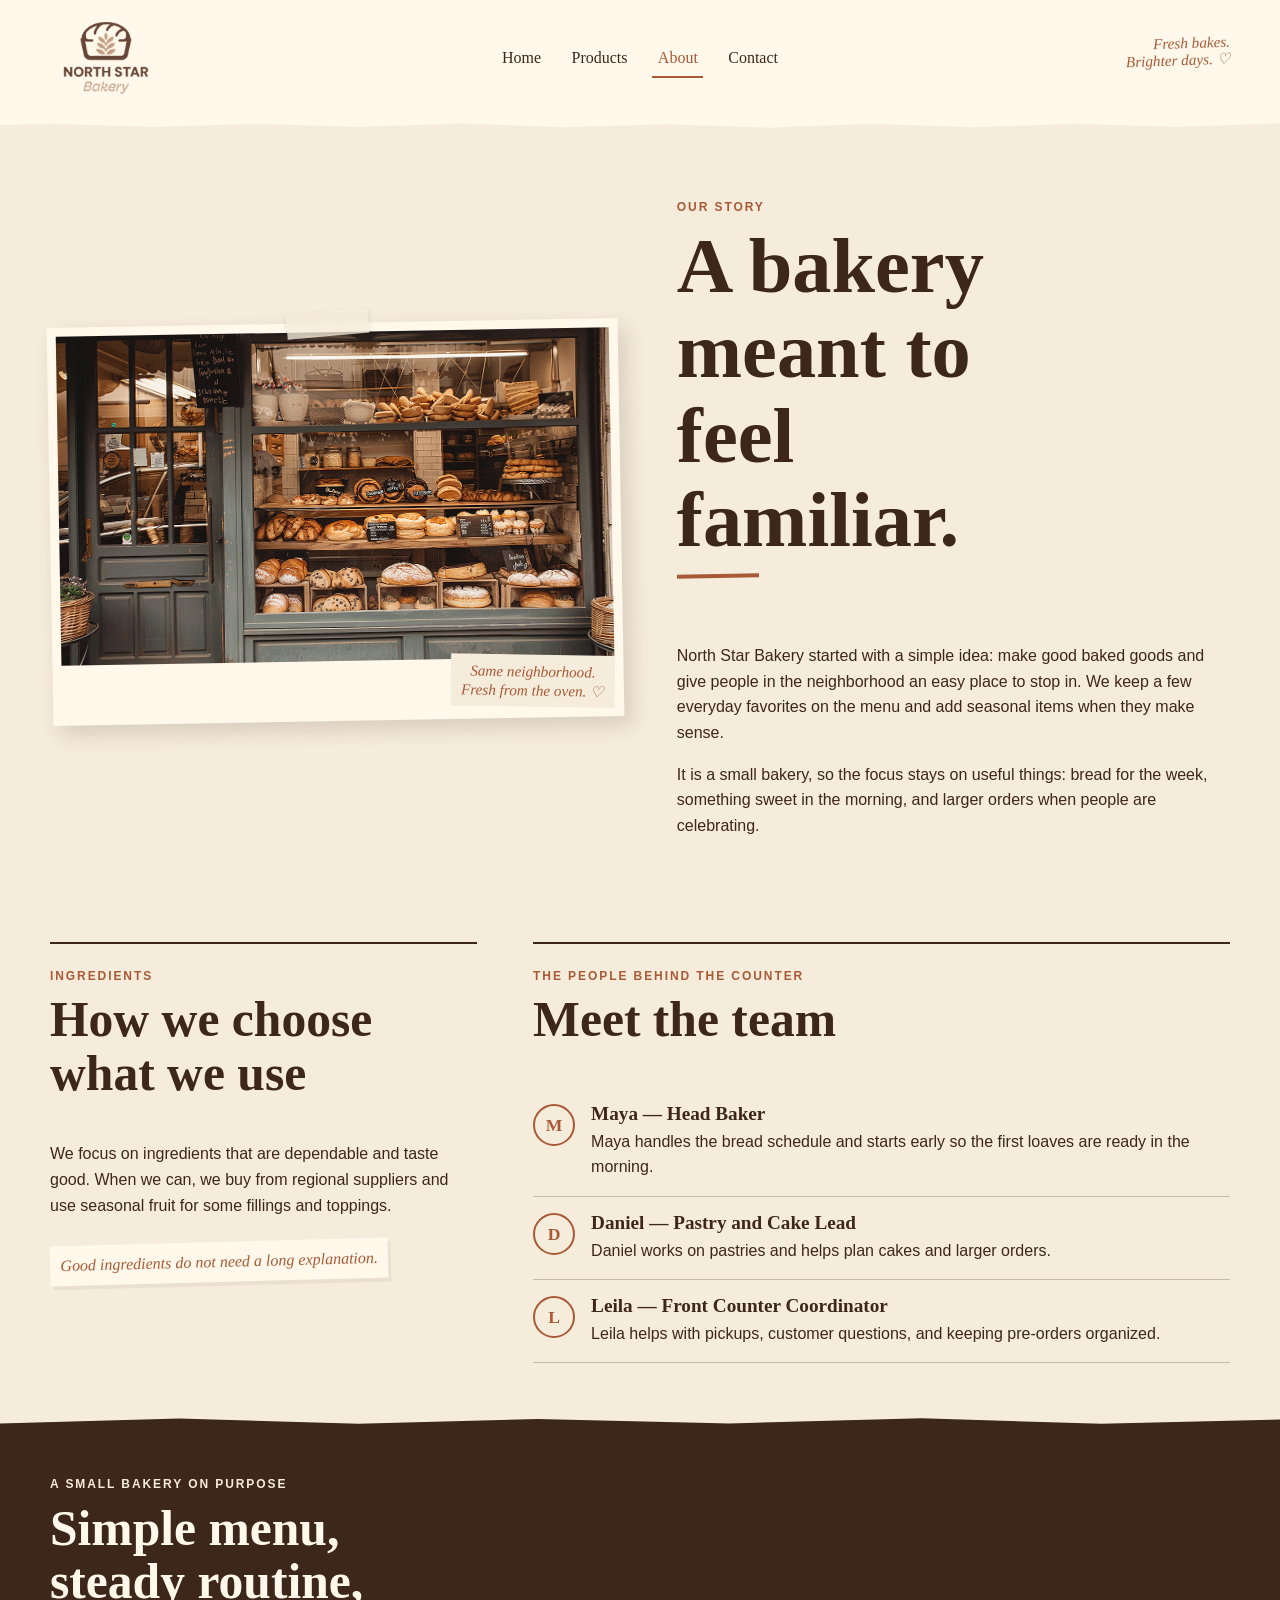
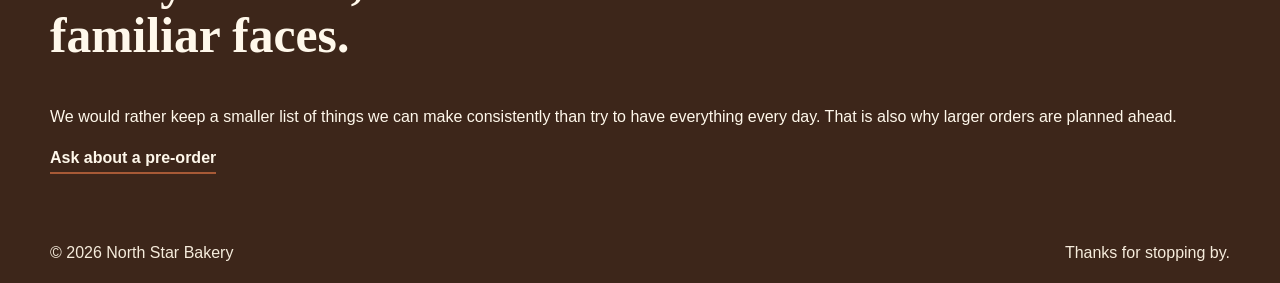
<file: about.html>
<!DOCTYPE html>
<html lang="en">
<head>
    <meta charset="UTF-8">
    <meta name="viewport" content="width=device-width, initial-scale=1.0">
    <meta name="color-scheme" content="light only">
    <link rel="stylesheet" href="styles.css">
    <link rel="stylesheet" href="inner-pages.css">
    <title>North Star Bakery | About</title>
</head>
<body class="about-page">
    <header class="site-header">
        <div class="header-inner">
            <a class="brand-mark" href="index.html">
                <img src="bakery-logo-transparent.png" alt="North Star Bakery logo">
            </a>

            <nav aria-label="Primary navigation">
                <ul>
                    <li><a href="index.html">Home</a></li>
                    <li><a href="products.html">Products</a></li>
                    <li><a href="about.html" aria-current="page">About</a></li>
                    <li><a href="contact.html">Contact</a></li>
                </ul>
            </nav>

            <p class="header-note">Fresh bakes.<br>Brighter days. ♡</p>
        </div>
    </header>

    <main>
        <section class="about-hero page-shell" aria-labelledby="about-heading">
            <div class="about-copy">
                <p class="eyebrow">Our story</p>
                <h1 id="about-heading">A bakery meant to feel familiar.</h1>
                <p>North Star Bakery started with a simple idea: make good baked goods and give people in the neighborhood an easy place to stop in. We keep a few everyday favorites on the menu and add seasonal items when they make sense.</p>
                <p>It is a small bakery, so the focus stays on useful things: bread for the week, something sweet in the morning, and larger orders when people are celebrating.</p>
            </div>

            <div class="storefront-wrap">
                <img src="bakery-storefront_c.png" alt="North Star Bakery storefront welcoming customers from the neighborhood">
                <p class="paper-note">Same neighborhood.<br>Fresh from the oven. ♡</p>
            </div>
        </section>

        <section class="about-details page-shell">
            <div class="sourcing-block" aria-labelledby="sourcing-heading">
                <p class="eyebrow">Ingredients</p>
                <h2 id="sourcing-heading">How we choose what we use</h2>
                <p>We focus on ingredients that are dependable and taste good. When we can, we buy from regional suppliers and use seasonal fruit for some fillings and toppings.</p>
                <p class="side-note">Good ingredients do not need a long explanation.</p>
            </div>

            <div class="team-block" aria-labelledby="staff-heading">
                <p class="eyebrow">The people behind the counter</p>
                <h2 id="staff-heading">Meet the team</h2>

                <div class="team-list">
                    <article class="staff-row">
                        <span class="staff-initial">M</span>
                        <div>
                            <h3>Maya — Head Baker</h3>
                            <p>Maya handles the bread schedule and starts early so the first loaves are ready in the morning.</p>
                        </div>
                    </article>
                    <article class="staff-row">
                        <span class="staff-initial">D</span>
                        <div>
                            <h3>Daniel — Pastry and Cake Lead</h3>
                            <p>Daniel works on pastries and helps plan cakes and larger orders.</p>
                        </div>
                    </article>
                    <article class="staff-row">
                        <span class="staff-initial">L</span>
                        <div>
                            <h3>Leila — Front Counter Coordinator</h3>
                            <p>Leila helps with pickups, customer questions, and keeping pre-orders organized.</p>
                        </div>
                    </article>
                </div>
            </div>
        </section>

        <section class="about-note-wrap">
            <div class="about-note page-shell">
                <p class="eyebrow">A small bakery on purpose</p>
                <h2>Simple menu, steady routine, familiar faces.</h2>
                <p>We would rather keep a smaller list of things we can make consistently than try to have everything every day. That is also why larger orders are planned ahead.</p>
                <a class="text-link light-link" href="contact.html">Ask about a pre-order</a>
            </div>
        </section>
    </main>

    <footer class="site-footer">
        <div class="footer-inner">
            <p>&copy; 2026 North Star Bakery</p>
            <p>Thanks for stopping by.</p>
        </div>
    </footer>
</body>
</html>
</file>
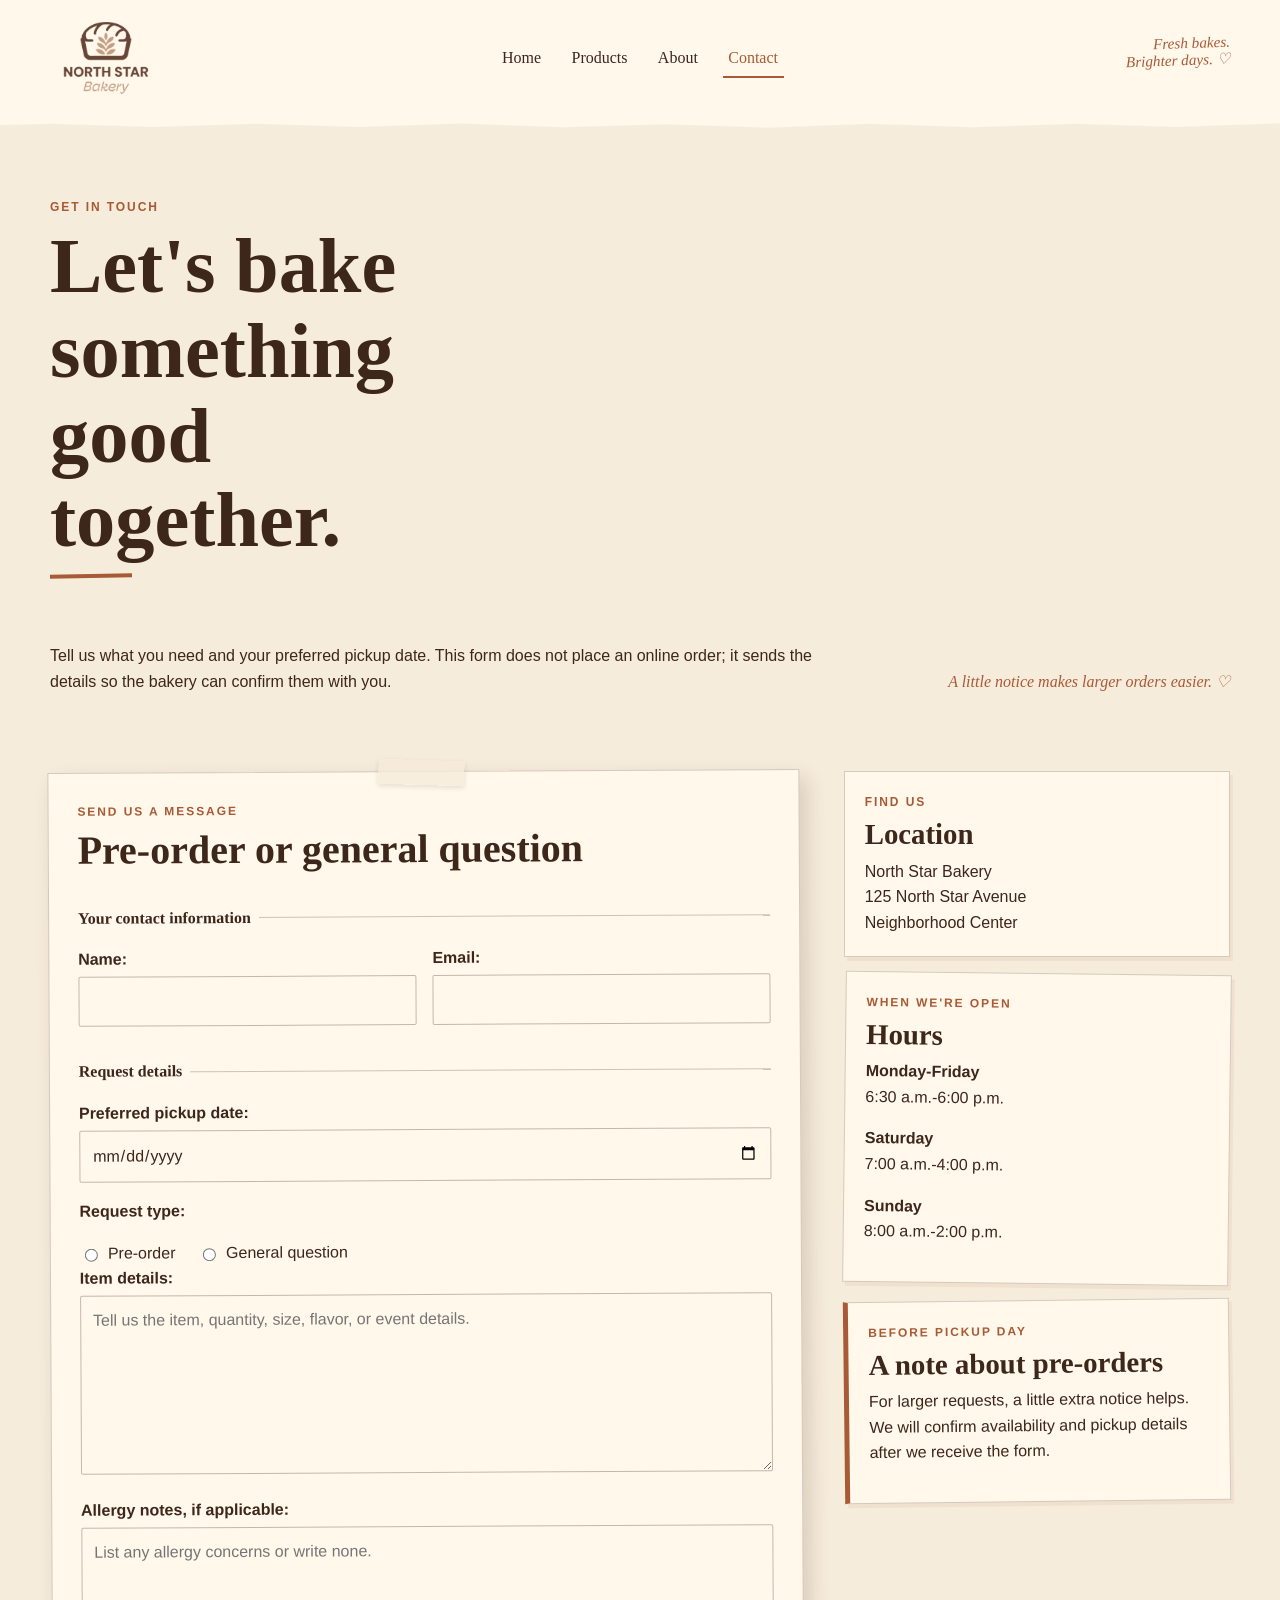
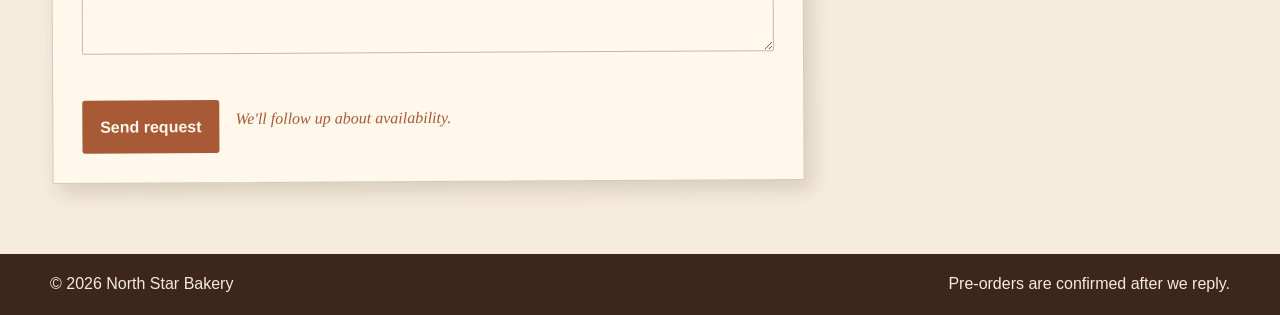
<file: contact.html>
<!DOCTYPE html>
<html lang="en">
<head>
    <meta charset="UTF-8">
    <meta name="viewport" content="width=device-width, initial-scale=1.0">
    <meta name="color-scheme" content="light only">
    <link rel="stylesheet" href="styles.css">
    <link rel="stylesheet" href="inner-pages.css">
    <title>North Star Bakery | Contact</title>
</head>
<body class="contact-page">
    <header class="site-header">
        <div class="header-inner">
            <a class="brand-mark" href="index.html">
                <img src="bakery-logo-transparent.png" alt="North Star Bakery logo">
            </a>

            <nav aria-label="Primary navigation">
                <ul>
                    <li><a href="index.html">Home</a></li>
                    <li><a href="products.html">Products</a></li>
                    <li><a href="about.html">About</a></li>
                    <li><a href="contact.html" aria-current="page">Contact</a></li>
                </ul>
            </nav>

            <p class="header-note">Fresh bakes.<br>Brighter days. ♡</p>
        </div>
    </header>

    <main>
        <section class="contact-hero page-shell" aria-labelledby="contact-heading">
            <div>
                <p class="eyebrow">Get in touch</p>
                <h1 id="contact-heading">Let's bake something good together.</h1>
                <p>Tell us what you need and your preferred pickup date. This form does not place an online order; it sends the details so the bakery can confirm them with you.</p>
            </div>
            <p class="side-note">A little notice makes larger orders easier. ♡</p>
        </section>

        <section class="contact-main page-shell">
            <div class="contact-form-wrap">
                <p class="eyebrow">Send us a message</p>
                <h2>Pre-order or general question</h2>

                <form action="#" method="post">
                    <fieldset>
                        <legend>Your contact information</legend>
                        <div class="field-pair">
                            <p>
                                <label for="name">Name:</label>
                                <input type="text" id="name" name="name" autocomplete="name" required minlength="2" maxlength="60">
                            </p>
                            <p>
                                <label for="email">Email:</label>
                                <input type="email" id="email" name="email" autocomplete="email" required>
                            </p>
                        </div>
                    </fieldset>

                    <fieldset>
                        <legend>Request details</legend>
                        <p>
                            <label for="pickup-date">Preferred pickup date:</label>
                            <input type="date" id="pickup-date" name="pickup-date" required>
                        </p>

                        <div class="request-type">
                            <p><strong>Request type:</strong></p>
                            <div class="radio-options">
                                <p class="radio-line">
                                    <input type="radio" id="preorder" name="request-type" value="preorder" required>
                                    <label for="preorder">Pre-order</label>
                                </p>
                                <p class="radio-line">
                                    <input type="radio" id="general-question" name="request-type" value="general-question">
                                    <label for="general-question">General question</label>
                                </p>
                            </div>
                        </div>

                        <p>
                            <label for="item-details">Item details:</label>
                            <textarea id="item-details" name="item-details" rows="6" cols="50" required minlength="10" maxlength="500" placeholder="Tell us the item, quantity, size, flavor, or event details."></textarea>
                        </p>

                        <p>
                            <label for="allergy-notes">Allergy notes, if applicable:</label>
                            <textarea id="allergy-notes" name="allergy-notes" rows="4" cols="50" maxlength="300" placeholder="List any allergy concerns or write none."></textarea>
                        </p>
                    </fieldset>

                    <div class="form-action">
                        <button type="submit">Send request</button>
                        <p class="small-side-note">We'll follow up about availability.</p>
                    </div>
                </form>
            </div>

            <aside class="contact-info">
                <section aria-labelledby="location-heading">
                    <p class="eyebrow">Find us</p>
                    <h2 id="location-heading">Location</h2>
                    <address>
                        North Star Bakery<br>
                        125 North Star Avenue<br>
                        Neighborhood Center
                    </address>
                </section>

                <section aria-labelledby="hours-heading">
                    <p class="eyebrow">When we're open</p>
                    <h2 id="hours-heading">Hours</h2>
                    <p><strong>Monday-Friday</strong><br>6:30 a.m.-6:00 p.m.</p>
                    <p><strong>Saturday</strong><br>7:00 a.m.-4:00 p.m.</p>
                    <p><strong>Sunday</strong><br>8:00 a.m.-2:00 p.m.</p>
                </section>

                <section class="preorder-note" aria-labelledby="preorder-note-heading">
                    <p class="eyebrow">Before pickup day</p>
                    <h2 id="preorder-note-heading">A note about pre-orders</h2>
                    <p>For larger requests, a little extra notice helps. We will confirm availability and pickup details after we receive the form.</p>
                </section>
            </aside>
        </section>
    </main>

    <footer class="site-footer">
        <div class="footer-inner">
            <p>&copy; 2026 North Star Bakery</p>
            <p>Pre-orders are confirmed after we reply.</p>
        </div>
    </footer>
</body>
</html>
</file>
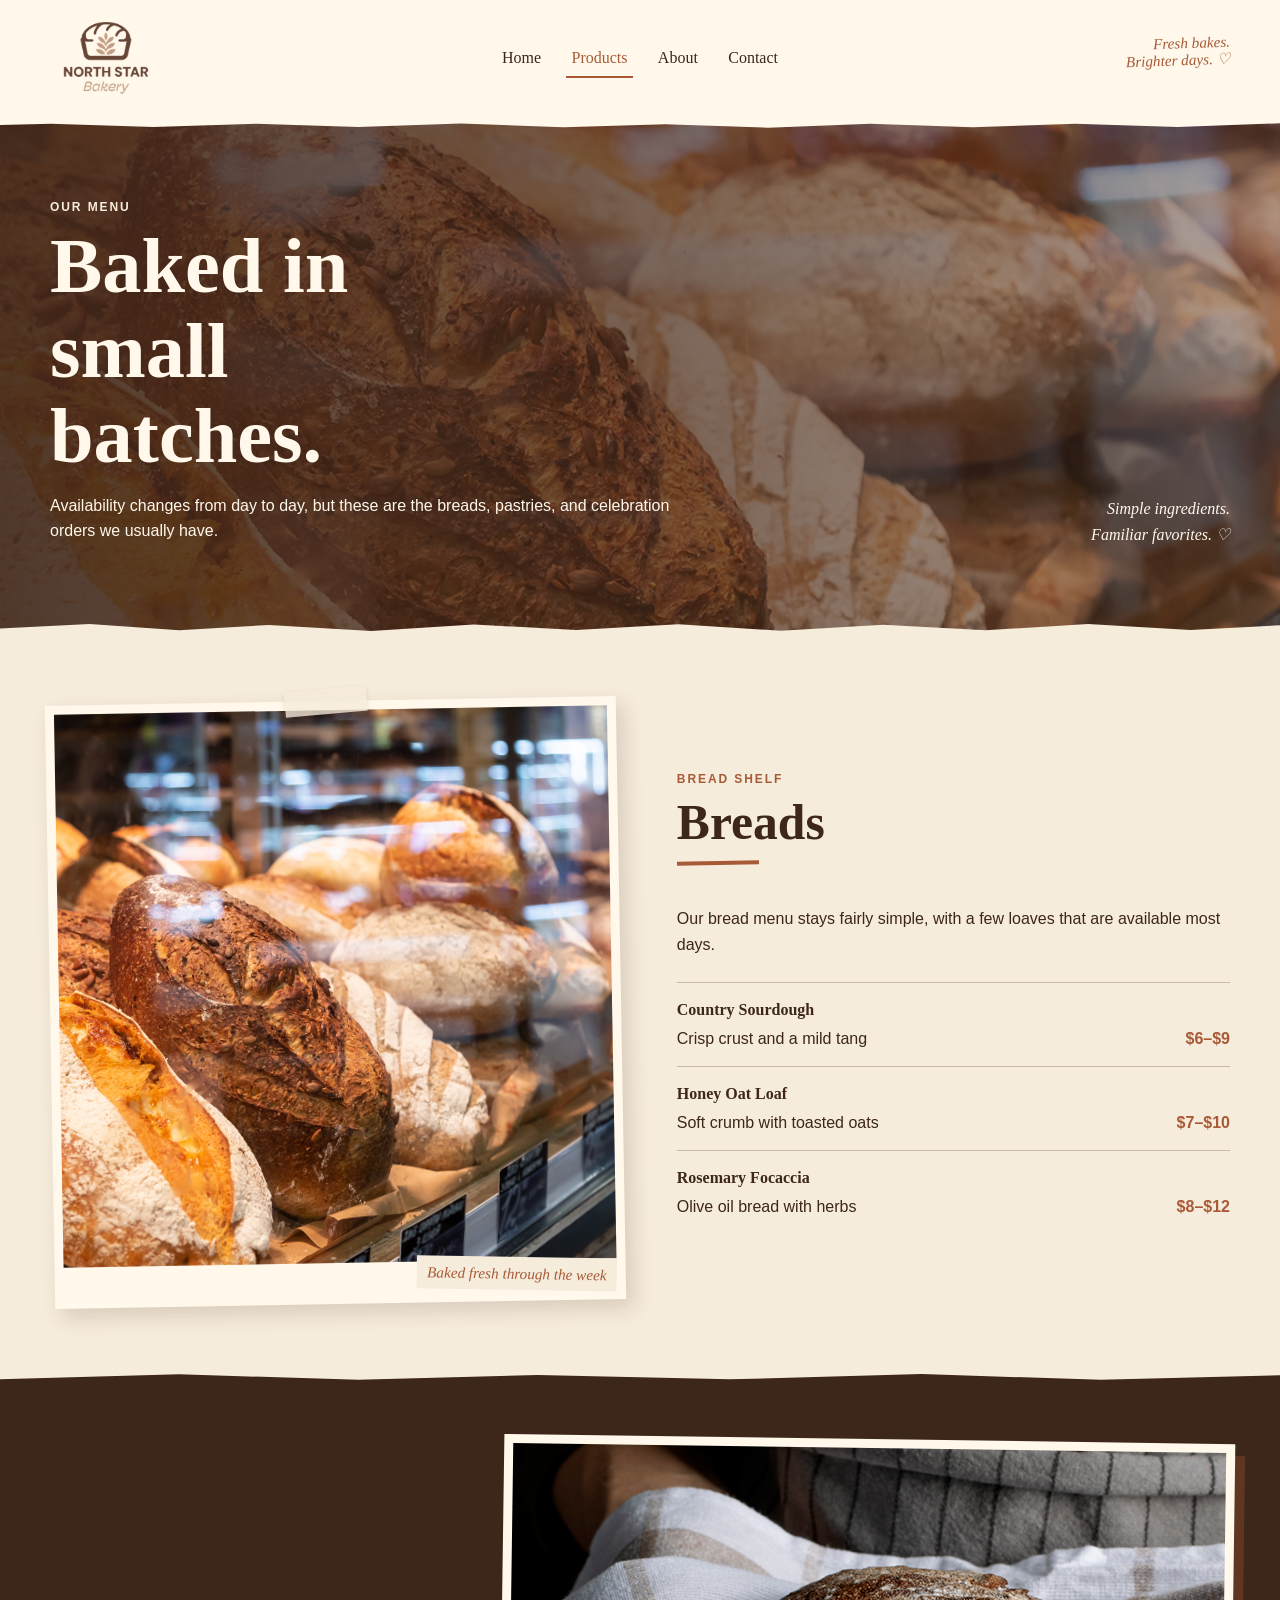
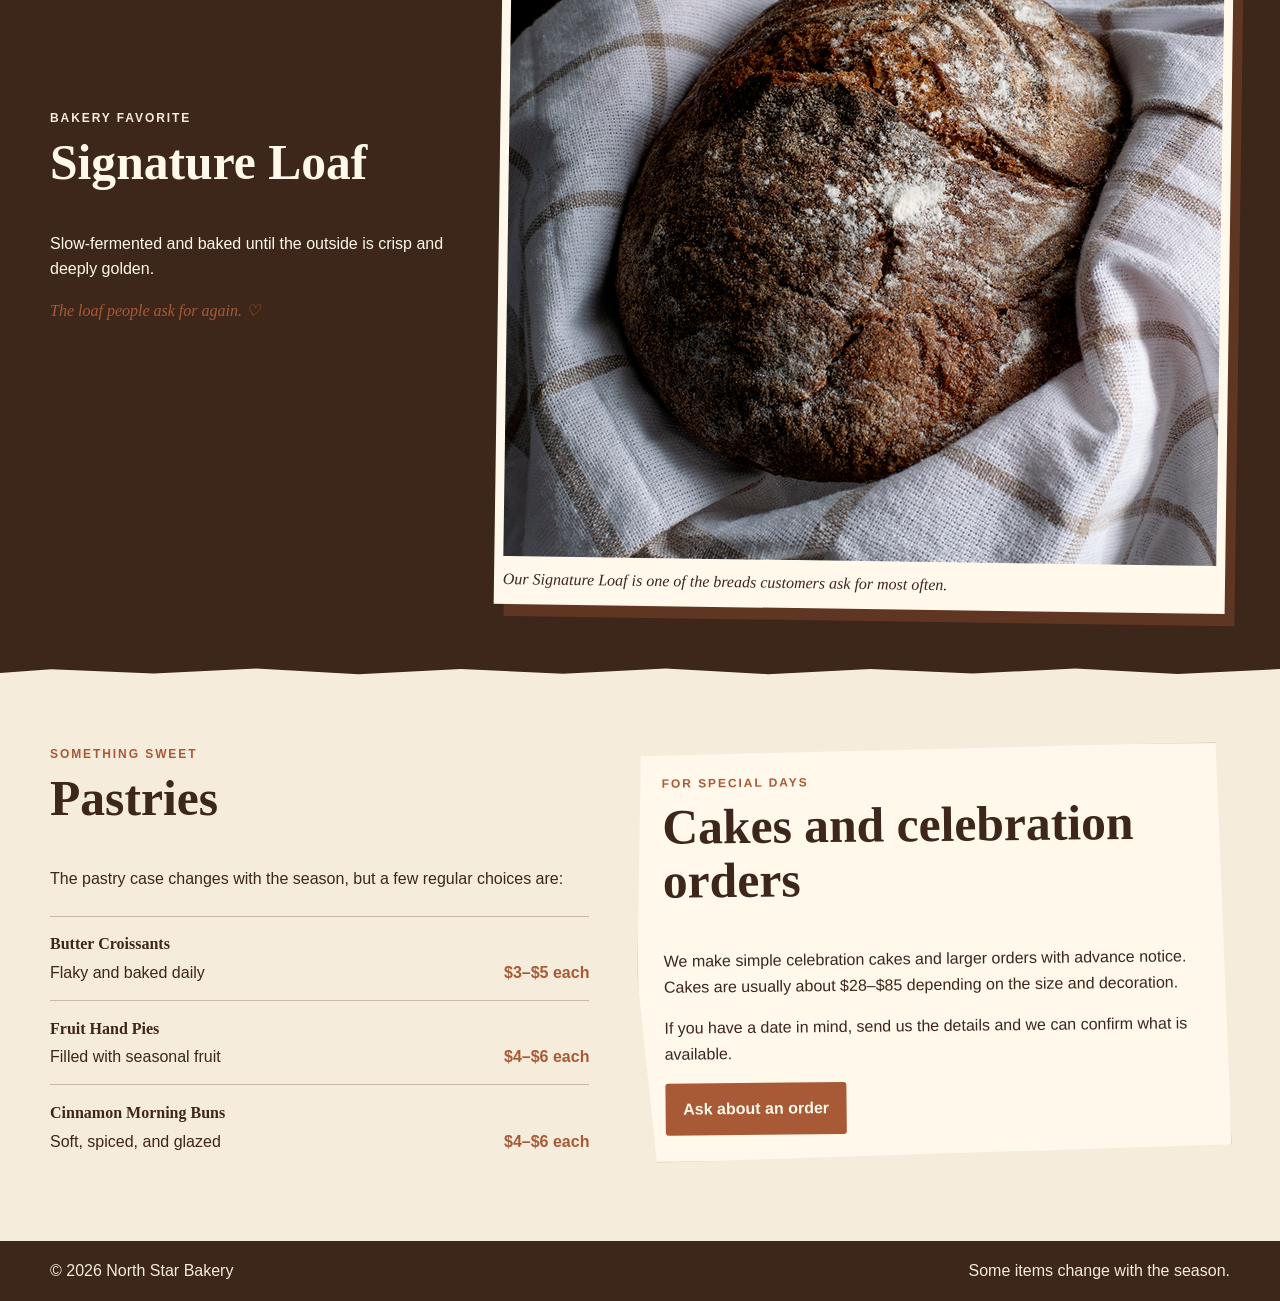
<file: products.html>
<!DOCTYPE html>
<html lang="en">
<head>
    <meta charset="UTF-8">
    <meta name="viewport" content="width=device-width, initial-scale=1.0">
    <meta name="color-scheme" content="light only">
    <link rel="stylesheet" href="styles.css">
    <link rel="stylesheet" href="inner-pages.css">
    <title>North Star Bakery | Products</title>
</head>
<body class="product-page">
    <header class="site-header">
        <div class="header-inner">
            <a class="brand-mark" href="index.html">
                <img src="bakery-logo-transparent.png" alt="North Star Bakery logo">
            </a>

            <nav aria-label="Primary navigation">
                <ul>
                    <li><a href="index.html">Home</a></li>
                    <li><a href="products.html" aria-current="page">Products</a></li>
                    <li><a href="about.html">About</a></li>
                    <li><a href="contact.html">Contact</a></li>
                </ul>
            </nav>

            <p class="header-note">Fresh bakes.<br>Brighter days. ♡</p>
        </div>
    </header>

    <main>
        <section class="page-hero products-hero" aria-labelledby="products-heading">
            <div class="page-shell page-hero-inner">
                <div>
                    <p class="eyebrow">Our menu</p>
                    <h1 id="products-heading">Baked in small batches.</h1>
                    <p>Availability changes from day to day, but these are the breads, pastries, and celebration orders we usually have.</p>
                </div>
                <p class="side-note">Simple ingredients.<br>Familiar favorites. ♡</p>
            </div>
        </section>

        <section class="product-story page-shell" aria-labelledby="bread-heading">
            <div class="product-photo">
                <img src="bakery-bread_c.png" alt="Assortment of freshly baked North Star Bakery breads on a bakery counter">
                <p class="paper-note">Baked fresh through the week</p>
            </div>

            <div class="menu-copy">
                <p class="eyebrow">Bread shelf</p>
                <h2 id="bread-heading">Breads</h2>
                <p>Our bread menu stays fairly simple, with a few loaves that are available most days.</p>

                <dl class="menu-list">
                    <div>
                        <dt>Country Sourdough</dt>
                        <dd>Crisp crust and a mild tang <span>$6–$9</span></dd>
                    </div>
                    <div>
                        <dt>Honey Oat Loaf</dt>
                        <dd>Soft crumb with toasted oats <span>$7–$10</span></dd>
                    </div>
                    <div>
                        <dt>Rosemary Focaccia</dt>
                        <dd>Olive oil bread with herbs <span>$8–$12</span></dd>
                    </div>
                </dl>
            </div>
        </section>

        <section class="signature-strip" aria-labelledby="signature-heading">
            <div class="signature-inner page-shell">
                <div class="signature-copy">
                    <p class="eyebrow">Bakery favorite</p>
                    <h2 id="signature-heading">Signature Loaf</h2>
                    <p>Slow-fermented and baked until the outside is crisp and deeply golden.</p>
                    <p class="side-note">The loaf people ask for again. ♡</p>
                </div>

                <figure class="signature-figure">
                    <img src="bakery-signature-loaf_c.png" alt="North Star Bakery signature artisan loaf with a deeply golden scored crust">
                    <figcaption>Our Signature Loaf is one of the breads customers ask for most often.</figcaption>
                </figure>
            </div>
        </section>

        <section class="menu-columns page-shell">
            <article class="menu-column" aria-labelledby="pastry-heading">
                <p class="eyebrow">Something sweet</p>
                <h2 id="pastry-heading">Pastries</h2>
                <p>The pastry case changes with the season, but a few regular choices are:</p>

                <dl class="menu-list">
                    <div>
                        <dt>Butter Croissants</dt>
                        <dd>Flaky and baked daily <span>$3–$5 each</span></dd>
                    </div>
                    <div>
                        <dt>Fruit Hand Pies</dt>
                        <dd>Filled with seasonal fruit <span>$4–$6 each</span></dd>
                    </div>
                    <div>
                        <dt>Cinnamon Morning Buns</dt>
                        <dd>Soft, spiced, and glazed <span>$4–$6 each</span></dd>
                    </div>
                </dl>
            </article>

            <article class="menu-column celebration-column" aria-labelledby="cake-heading">
                <p class="eyebrow">For special days</p>
                <h2 id="cake-heading">Cakes and celebration orders</h2>
                <p>We make simple celebration cakes and larger orders with advance notice. Cakes are usually about $28–$85 depending on the size and decoration.</p>
                <p>If you have a date in mind, send us the details and we can confirm what is available.</p>
                <a class="button-link" href="contact.html">Ask about an order</a>
            </article>
        </section>
    </main>

    <footer class="site-footer">
        <div class="footer-inner">
            <p>&copy; 2026 North Star Bakery</p>
            <p>Some items change with the season.</p>
        </div>
    </footer>
</body>
</html>
</file>
<file: styles.css>
/* Shared site styles */

:root {
    --cream: #f6ecdc;
    --paper: #fff8eb;
    --brown: #3d261a;
    --copper: #a85a36;
}

* {
    box-sizing: border-box;
}

html {
    scroll-behavior: smooth;
    color-scheme: light only;
}

body {
    margin: 0;
    background: var(--cream);
    color: var(--brown);
    font-family: Arial, Helvetica, sans-serif;
    line-height: 1.6;
}

img,
picture img,
video {
    display: block;
    width: 100%;
    max-width: 100%;
    height: auto;
}

h1,
h2,
h3,
legend,
.side-note,
.paper-note,
.small-side-note,
.header-note {
    font-family: Georgia, "Times New Roman", serif;
}

h1,
h2,
h3 {
    margin-top: 0;
    color: var(--brown);
    line-height: 1.08;
}

h1 {
    font-size: clamp(2.7rem, 8vw, 4.9rem);
}

h2 {
    font-size: clamp(2rem, 5vw, 3.1rem);
}

h3 {
    font-size: 1.2rem;
}

p {
    margin-top: 0;
}

a {
    color: var(--brown);
}

a:focus-visible,
button:focus-visible,
input:focus-visible,
textarea:focus-visible {
    outline: 3px solid var(--copper);
    outline-offset: 3px;
}

.page-shell,
.header-inner,
.footer-inner {
    width: min(100% - 2rem, 1180px);
    margin-inline: auto;
}

/* Header and navigation */

.site-header {
    position: relative;
    z-index: 5;
    background: var(--paper);
}

.site-header::after {
    content: "";
    position: absolute;
    left: 0;
    right: 0;
    bottom: -13px;
    height: 16px;
    background: var(--paper);
    clip-path: polygon(0 0, 100% 0, 100% 55%, 88% 75%, 75% 58%, 62% 78%, 50% 60%, 38% 76%, 25% 56%, 12% 75%, 0 58%);
}

.header-inner {
    display: flex;
    flex-wrap: wrap;
    align-items: center;
    justify-content: space-between;
    gap: 0.7rem 1rem;
    padding: 0.7rem 0 0.85rem;
}

.brand-mark {
    display: block;
    text-decoration: none;
}

.brand-mark img {
    width: 82px;
}

.header-note {
    display: none;
    margin: 0;
    color: var(--copper);
    font-size: 0.95rem;
    font-style: italic;
    line-height: 1.15;
    text-align: right;
    transform: rotate(-2deg);
}

nav {
    flex: 1 1 100%;
    order: 3;
}

nav ul {
    display: flex;
    justify-content: center;
    gap: 0.2rem;
    padding: 0;
    margin: 0;
    list-style: none;
}

nav a {
    display: block;
    padding: 0.55rem 0.75rem 0.45rem;
    border-bottom: 2px solid transparent;
    color: var(--brown);
    font-family: Georgia, "Times New Roman", serif;
    font-weight: 400;
    text-decoration: none;
}

nav a:hover,
nav a:focus,
nav a[aria-current="page"] {
    color: var(--copper);
    border-bottom-color: var(--copper);
}

/* Reusable text and buttons */

.eyebrow {
    margin: 0 0 0.45rem;
    color: var(--copper);
    font-size: 0.75rem;
    font-weight: 700;
    letter-spacing: 0.16em;
    text-transform: uppercase;
}

.side-note,
.small-side-note,
.paper-note {
    color: var(--copper);
    font-style: italic;
}

.button-link,
button {
    display: inline-block;
    padding: 0.72rem 1rem;
    border: 2px solid var(--copper);
    border-radius: 3px;
    background: var(--copper);
    color: var(--paper);
    font: inherit;
    font-weight: 700;
    text-decoration: none;
    cursor: pointer;
}

.button-link:hover,
.button-link:focus,
button:hover,
button:focus {
    background: var(--brown);
    border-color: var(--brown);
}

.text-link {
    display: inline-block;
    padding-bottom: 0.1rem;
    border-bottom: 2px solid var(--copper);
    font-weight: 700;
    text-decoration: none;
}

.light-link {
    color: var(--paper);
}

/* Products */

.page-hero {
    position: relative;
    overflow: hidden;
    padding: 5rem 0 4.8rem;
}

.page-hero::after {
    content: "";
    position: absolute;
    left: 0;
    right: 0;
    bottom: -1px;
    height: 22px;
    background: var(--cream);
    clip-path: polygon(0 65%, 12% 45%, 25% 70%, 38% 48%, 50% 72%, 62% 46%, 75% 69%, 88% 47%, 100% 65%, 100% 100%, 0 100%);
}

.page-hero-inner {
    display: flex;
    flex-direction: column;
    gap: 1.5rem;
}

.page-hero h1 {
    max-width: 9ch;
    margin-bottom: 0.9rem;
}

.page-hero p:not(.eyebrow):not(.side-note) {
    max-width: 39rem;
}

.products-hero {
    background:
        linear-gradient(90deg, rgba(61, 38, 26, 0.9) 0%, rgba(61, 38, 26, 0.7) 48%, rgba(61, 38, 26, 0.4) 100%),
        url("bakery-bread_c.png") center 54% / cover no-repeat;
    color: var(--paper);
}

.products-hero h1,
.products-hero .side-note {
    color: var(--paper);
}

.products-hero .eyebrow {
    color: var(--cream);
}

.product-story {
    display: flex;
    flex-direction: column;
    gap: 2.4rem;
    padding: 4rem 0;
}

.product-photo,
.storefront-wrap {
    position: relative;
    padding: 0.55rem 0.55rem 0.8rem;
    background: var(--paper);
    box-shadow: 6px 8px 18px rgba(61, 38, 26, 0.17);
    transform: rotate(-1deg);
}

.product-photo::before,
.storefront-wrap::before {
    content: "";
    position: absolute;
    top: -12px;
    left: 42%;
    width: 82px;
    height: 25px;
    background: rgba(168, 90, 54, 0.22);
    box-shadow: 0 2px 5px rgba(61, 38, 26, 0.12);
    transform: rotate(-4deg);
}

.paper-note {
    width: fit-content;
    max-width: 85%;
    margin: -0.2rem 0 -0.15rem auto;
    padding: 0.45rem 0.65rem;
    background: var(--cream);
    font-size: 0.95rem;
    line-height: 1.25;
    text-align: center;
    transform: rotate(2deg);
}

.menu-copy {
    max-width: 42rem;
}

.menu-copy h2::after,
.about-copy h1::after,
.contact-hero h1::after {
    content: "";
    display: block;
    width: 82px;
    height: 4px;
    margin-top: 0.7rem;
    background: var(--copper);
    transform: rotate(-1deg);
}

.menu-list {
    margin: 1.5rem 0 0;
}

.menu-list div {
    padding: 0.9rem 0;
    border-top: 1px solid rgba(61, 38, 26, 0.25);
}

.menu-list dt {
    font-family: Georgia, "Times New Roman", serif;
    font-weight: 700;
}

.menu-list dd {
    display: flex;
    justify-content: space-between;
    gap: 1rem;
    margin: 0.2rem 0 0;
}

.menu-list dd span {
    flex: 0 0 auto;
    color: var(--copper);
    font-weight: 700;
}

.signature-strip {
    position: relative;
    margin: 1rem 0;
    background: var(--brown);
    color: var(--paper);
}

.signature-strip::before,
.about-note-wrap::before,
.visit-band::before {
    content: "";
    position: absolute;
    left: 0;
    right: 0;
    top: -18px;
    height: 20px;
    background: inherit;
    clip-path: polygon(0 70%, 14% 45%, 28% 72%, 42% 48%, 57% 70%, 72% 44%, 86% 72%, 100% 50%, 100% 100%, 0 100%);
}

.signature-inner {
    display: flex;
    flex-direction: column;
    gap: 2rem;
    padding: 3.5rem 0;
}

.signature-copy h2 {
    color: var(--paper);
}

.signature-copy .eyebrow {
    color: var(--cream);
}

.signature-figure {
    margin: 0;
    padding: 0.55rem 0.55rem 0.75rem;
    background: var(--paper);
    color: var(--brown);
    box-shadow: 10px 12px 0 rgba(168, 90, 54, 0.3);
    transform: rotate(0.8deg);
}

.signature-figure figcaption {
    margin-top: 0.65rem;
    font-family: Georgia, "Times New Roman", serif;
    font-style: italic;
}

.menu-columns {
    display: flex;
    flex-direction: column;
    gap: 2.5rem;
    padding: 4rem 0 4.5rem;
}

.celebration-column {
    padding: 1.6rem;
    background: var(--paper);
    border: 1px solid rgba(61, 38, 26, 0.22);
    box-shadow: 4px 5px 0 rgba(168, 90, 54, 0.13);
    transform: rotate(-0.6deg);
}

/* About */

.about-hero {
    display: flex;
    flex-direction: column;
    gap: 2.6rem;
    padding: 5rem 0 4rem;
}

.about-copy {
    max-width: 44rem;
}

.about-copy h1 {
    max-width: 10ch;
}

.about-details {
    display: flex;
    flex-direction: column;
    gap: 2.8rem;
    padding: 1rem 0 4rem;
}

.sourcing-block,
.team-block {
    padding-top: 1.4rem;
    border-top: 2px solid var(--brown);
}

.team-list {
    display: flex;
    flex-direction: column;
}

.staff-row {
    display: flex;
    gap: 1rem;
    padding: 1rem 0;
    border-bottom: 1px solid rgba(61, 38, 26, 0.25);
}

.staff-row h3 {
    margin-bottom: 0.25rem;
}

.staff-row p {
    margin-bottom: 0;
}

.staff-initial {
    display: flex;
    align-items: center;
    justify-content: center;
    flex: 0 0 42px;
    width: 42px;
    height: 42px;
    border: 2px solid var(--copper);
    border-radius: 50%;
    color: var(--copper);
    font-family: Georgia, "Times New Roman", serif;
    font-size: 1.1rem;
    font-weight: 700;
}

.storefront-wrap {
    margin-bottom: 0.5rem;
}

.about-page .side-note {
    display: inline-block;
    margin-top: 0.5rem;
    padding: 0.45rem 0.65rem;
    background: var(--paper);
    transform: rotate(-1.5deg);
}

.about-note-wrap {
    position: relative;
    background: var(--brown);
    color: var(--paper);
}

.about-note {
    padding: 3rem 0;
}

.about-note h2 {
    max-width: 14ch;
    color: var(--paper);
}

.about-note .eyebrow {
    color: var(--cream);
}

/* Contact */

.contact-hero {
    display: flex;
    flex-direction: column;
    gap: 1rem;
    padding: 5rem 0 2.8rem;
}

.contact-hero > div {
    max-width: 48rem;
}

.contact-hero h1 {
    max-width: 11ch;
}

.contact-main {
    display: flex;
    flex-direction: column;
    gap: 2rem;
    padding: 1rem 0 4.5rem;
}

.contact-form-wrap {
    position: relative;
    padding: 1.5rem;
    background: var(--paper);
    border: 1px solid rgba(61, 38, 26, 0.22);
    box-shadow: 6px 8px 18px rgba(61, 38, 26, 0.12);
    transform: rotate(-0.3deg);
}

.contact-form-wrap::before {
    content: "";
    position: absolute;
    top: -12px;
    left: 44%;
    width: 86px;
    height: 25px;
    background: rgba(168, 90, 54, 0.22);
    box-shadow: 0 2px 5px rgba(61, 38, 26, 0.12);
    transform: rotate(2deg);
}

.contact-form-wrap h2 {
    font-size: clamp(1.8rem, 4vw, 2.5rem);
}

form {
    display: flex;
    flex-direction: column;
    gap: 1rem;
}

fieldset {
    margin: 0;
    padding: 1rem 0 0;
    border: 0;
    border-top: 1px solid rgba(61, 38, 26, 0.25);
}

legend {
    padding: 0 0.5rem 0 0;
    color: var(--brown);
    font-weight: 700;
}

label {
    display: block;
    margin-bottom: 0.25rem;
    font-weight: 700;
}

input[type="text"],
input[type="email"],
input[type="date"],
textarea {
    width: 100%;
    max-width: 100%;
    padding: 0.72rem 0.75rem;
    border: 1px solid rgba(61, 38, 26, 0.3);
    border-radius: 2px;
    background: var(--paper);
    color: var(--brown);
    font: inherit;
}

textarea {
    resize: vertical;
}

.radio-options,
.radio-line,
.form-action {
    display: flex;
}

.radio-options {
    flex-wrap: wrap;
    gap: 0.7rem 1.4rem;
}

.radio-line {
    align-items: center;
    gap: 0.45rem;
    margin: 0;
}

.radio-line label {
    display: inline;
    margin: 0;
    font-weight: 400;
}

.field-pair {
    display: flex;
    flex-direction: column;
}

.form-action {
    flex-wrap: wrap;
    align-items: center;
    gap: 0.8rem 1rem;
    margin-top: 0.4rem;
}

.contact-info {
    display: flex;
    flex-direction: column;
    gap: 1rem;
}

.contact-info section {
    padding: 1.3rem 1.25rem;
    background: var(--paper);
    border: 1px solid rgba(61, 38, 26, 0.22);
}

.contact-info section:nth-child(2) {
    transform: rotate(0.7deg);
}

.contact-info section:nth-child(3) {
    transform: rotate(-0.7deg);
}

.contact-info h2 {
    margin-bottom: 0.5rem;
    font-size: 1.8rem;
}

.contact-info address {
    font-style: normal;
}

.preorder-note {
    border-left: 5px solid var(--copper) !important;
}

/* Footer */

.site-footer {
    background: var(--brown);
    color: var(--cream);
}

.footer-inner {
    display: flex;
    flex-direction: column;
    gap: 0.25rem;
    padding: 1.1rem 0;
    text-align: center;
}

.footer-inner p {
    margin: 0;
}

@media (min-width: 768px) {
    .header-inner {
        flex-wrap: nowrap;
        gap: 1.5rem;
        padding: 0.6rem 0 0.8rem;
    }

    .brand-mark,
    .header-note {
        flex: 1 1 0;
    }

    .brand-mark img {
        width: 112px;
    }

    nav {
        flex: 0 0 auto;
        order: 0;
    }

    nav ul {
        gap: 1.2rem;
    }

    nav a {
        padding: 0.5rem 0.35rem 0.38rem;
        font-size: 1rem;
    }

    .header-note {
        display: block;
    }

    .page-hero {
        min-height: 410px;
        display: flex;
        align-items: flex-end;
    }

    .page-hero-inner {
        flex-direction: row;
        align-items: flex-end;
        justify-content: space-between;
        gap: 3rem;
    }

    .page-hero-inner > div {
        max-width: 45rem;
    }

    .page-hero .side-note {
        max-width: 17rem;
        margin-bottom: 0.8rem;
        text-align: right;
    }

    .product-story {
        flex-direction: row;
        align-items: center;
        gap: 3.5rem;
    }

    .product-photo,
    .menu-copy {
        flex: 1 1 0;
    }

    .signature-inner {
        flex-direction: row;
        align-items: center;
        gap: 3.5rem;
    }

    .signature-copy {
        flex: 0 1 35%;
    }

    .signature-figure {
        flex: 1 1 65%;
    }

    .menu-columns {
        flex-direction: row;
        align-items: flex-start;
        gap: 3rem;
    }

    .menu-column {
        flex: 1 1 0;
    }

    .about-hero {
        flex-direction: row-reverse;
        align-items: center;
        gap: 3.5rem;
        padding: 5rem 0 4.5rem;
    }

    .about-copy,
    .storefront-wrap {
        flex: 1 1 0;
    }

    .about-details {
        flex-direction: row;
        gap: 3.5rem;
    }

    .sourcing-block {
        flex: 0 1 38%;
    }

    .team-block {
        flex: 1 1 62%;
    }

    .contact-hero {
        flex-direction: row;
        align-items: flex-end;
        justify-content: space-between;
        gap: 2rem;
    }

    .contact-hero .side-note {
        max-width: 18rem;
        text-align: right;
    }

    .contact-main {
        flex-direction: row;
        align-items: flex-start;
        gap: 2.6rem;
    }

    .contact-form-wrap {
        flex: 1 1 66%;
        padding: 1.8rem;
    }

    .contact-info {
        flex: 1 1 34%;
    }

    .field-pair {
        flex-direction: row;
        gap: 1rem;
    }

    .field-pair > p {
        flex: 1 1 0;
    }

    .footer-inner {
        flex-direction: row;
        justify-content: space-between;
        text-align: left;
    }
}
</file>
<file: inner-pages.css>
/* Small visual details for Products, About, and Contact */

.site-header::after {
    bottom: -14px;
    height: 18px;
    clip-path: polygon(0 0, 100% 0, 100% 52%, 92% 72%, 84% 55%, 76% 74%, 68% 54%, 60% 76%, 52% 57%, 44% 74%, 36% 53%, 28% 73%, 20% 55%, 12% 72%, 4% 54%, 0 62%);
}

.page-hero::after {
    height: 24px;
    clip-path: polygon(0 62%, 7% 43%, 14% 69%, 21% 47%, 29% 72%, 37% 45%, 45% 68%, 53% 44%, 61% 71%, 69% 46%, 77% 69%, 85% 43%, 93% 68%, 100% 48%, 100% 100%, 0 100%);
}

.product-photo,
.storefront-wrap,
.contact-form-wrap {
    box-shadow: 7px 9px 20px rgba(61, 38, 26, 0.16);
}

.product-photo::before,
.storefront-wrap::before,
.contact-form-wrap::before {
    background: rgba(246, 236, 220, 0.78);
}

.signature-strip::after {
    content: "";
    position: absolute;
    left: 0;
    right: 0;
    bottom: -18px;
    height: 20px;
    background: var(--brown);
    clip-path: polygon(0 70%, 8% 45%, 16% 72%, 24% 48%, 32% 70%, 40% 44%, 48% 72%, 56% 46%, 64% 70%, 72% 44%, 80% 72%, 88% 47%, 96% 69%, 100% 50%, 100% 100%, 0 100%);
    transform: rotate(180deg);
}

.celebration-column {
    clip-path: polygon(1% 2%, 98% 0, 100% 97%, 3% 100%, 0 55%);
}

.about-page .side-note {
    box-shadow: 3px 4px 0 rgba(61, 38, 26, 0.06);
}

.contact-info section {
    box-shadow: 3px 4px 0 rgba(168, 90, 54, 0.08);
}
</file>
